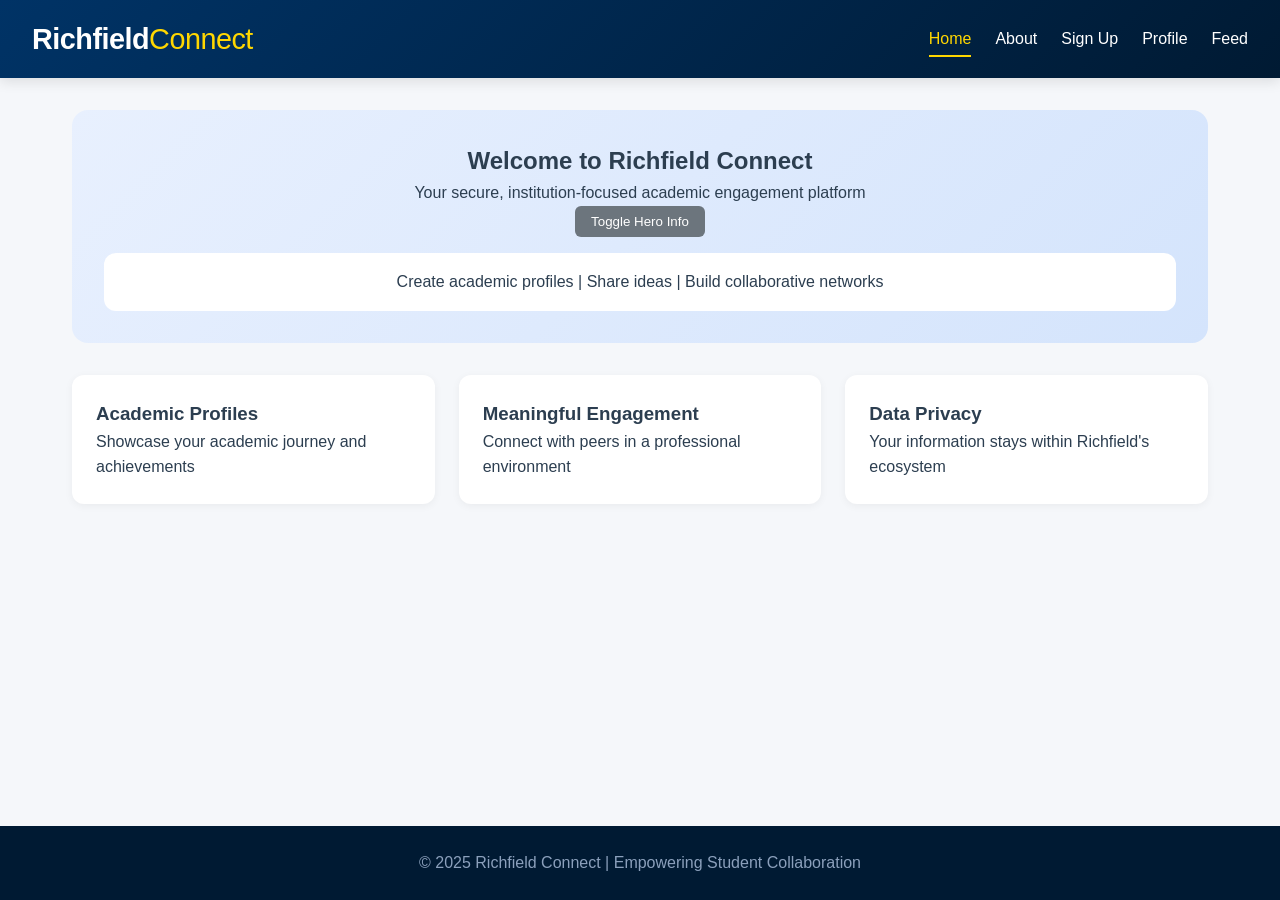
<file: index.html>
<!DOCTYPE html>
<html lang="en">
<head>
    <meta charset="UTF-8">
    <meta name="viewport" content="width=device-width, initial-scale=1.0, user-scalable=yes">
    <title>Richfield Connect | Home</title>
    <link rel="stylesheet" href="css/style.css">
    <script src="https://code.jquery.com/jquery-3.7.1.min.js" integrity="sha256-/JqT3SQfawRcv/BIHPThkBvs0OEvtFFmqPF/lYI/Cxo=" crossorigin="anonymous"></script>
</head>
<body>
    <header>
        <div class="logo-container">
            <h1>Richfield<span>Connect</span></h1>
        </div>
        <nav>
            <ul>
                <li><a href="index.html" class="active">Home</a></li>
                <li><a href="about.html">About</a></li>
                <li><a href="signup.html">Sign Up</a></li>
                <li><a href="profile.html">Profile</a></li>
                <li><a href="feed.html">Feed</a></li>
            </ul>
        </nav>
    </header>

    <main>
        <section class="hero slide-toggle-section">
            <h2>Welcome to Richfield Connect</h2>
            <p>Your secure, institution-focused academic engagement platform</p>
            <button id="toggleHeroBtn" class="btn-secondary">Toggle Hero Info</button>
            <div class="hero-details">
                <p>Create academic profiles | Share ideas | Build collaborative networks</p>
            </div>
        </section>

        <section class="features">
            <div class="feature-card">
                <h3>Academic Profiles</h3>
                <p>Showcase your academic journey and achievements</p>
            </div>
            <div class="feature-card">
                <h3>Meaningful Engagement</h3>
                <p>Connect with peers in a professional environment</p>
            </div>
            <div class="feature-card">
                <h3>Data Privacy</h3>
                <p>Your information stays within Richfield's ecosystem</p>
            </div>
        </section>
    </main>

    <footer>
        <p>&copy; 2025 Richfield Connect | Empowering Student Collaboration</p>
    </footer>

    <script src="js/main.js"></script>
</body>
</html>
</file>
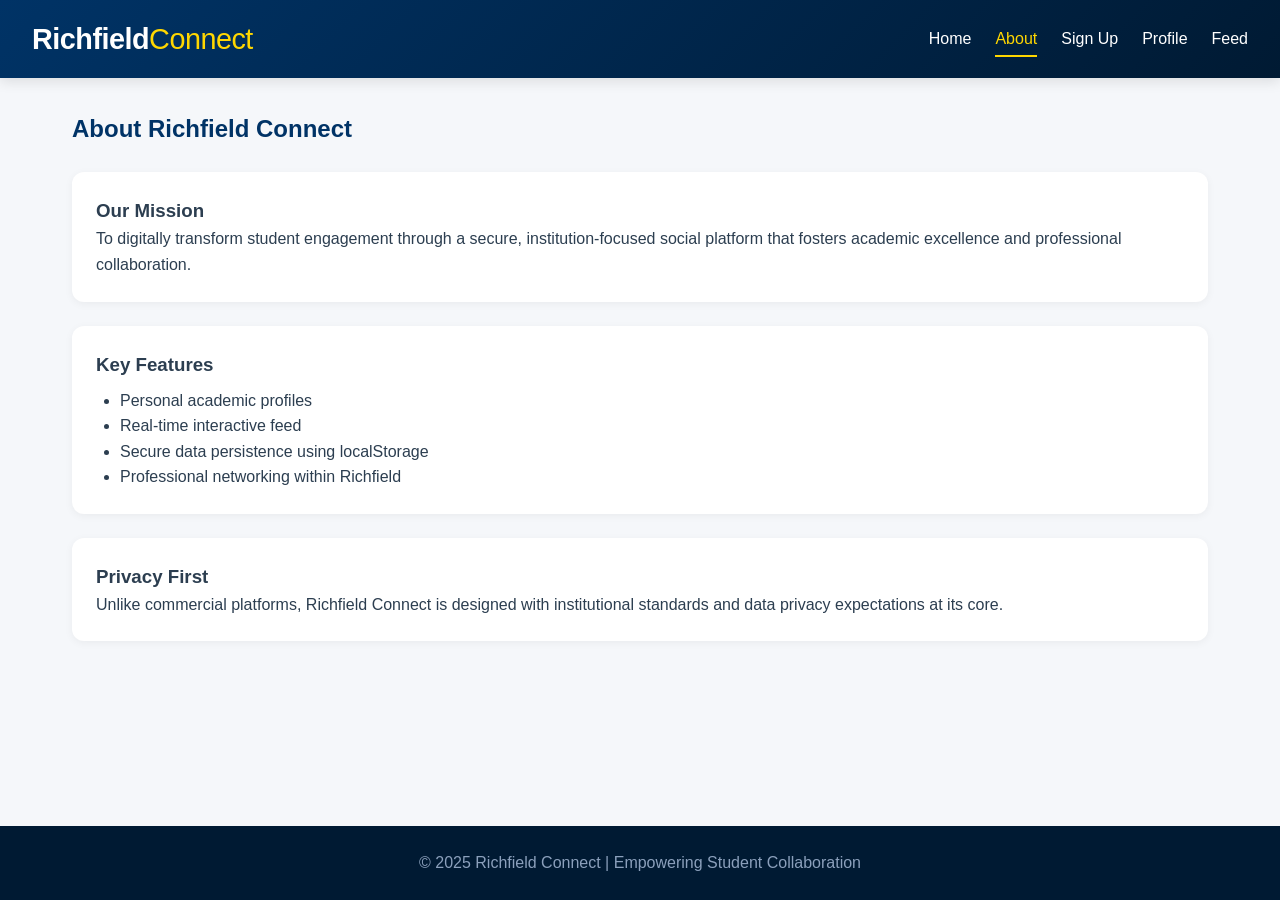
<file: about.html>
<!DOCTYPE html>
<html lang="en">
<head>
    <meta charset="UTF-8">
    <meta name="viewport" content="width=device-width, initial-scale=1.0">
    <title>Richfield Connect | About</title>
    <link rel="stylesheet" href="css/style.css">
    <script src="https://code.jquery.com/jquery-3.7.1.min.js"></script>
</head>
<body>
    <header>
        <div class="logo-container">
            <h1>Richfield<span>Connect</span></h1>
        </div>
        <nav>
            <ul>
                <li><a href="index.html">Home</a></li>
                <li><a href="about.html" class="active">About</a></li>
                <li><a href="signup.html">Sign Up</a></li>
                <li><a href="profile.html">Profile</a></li>
                <li><a href="feed.html">Feed</a></li>
            </ul>
        </nav>
    </header>

    <main>
        <section class="about-section">
            <h2>About Richfield Connect</h2>
            <div class="about-card">
                <h3>Our Mission</h3>
                <p>To digitally transform student engagement through a secure, institution-focused social platform that fosters academic excellence and professional collaboration.</p>
            </div>
            <div class="about-card">
                <h3>Key Features</h3>
                <ul>
                    <li>Personal academic profiles</li>
                    <li>Real-time interactive feed</li>
                    <li>Secure data persistence using localStorage</li>
                    <li>Professional networking within Richfield</li>
                </ul>
            </div>
            <div class="about-card">
                <h3>Privacy First</h3>
                <p>Unlike commercial platforms, Richfield Connect is designed with institutional standards and data privacy expectations at its core.</p>
            </div>
        </section>
    </main>

    <footer>
        <p>&copy; 2025 Richfield Connect | Empowering Student Collaboration</p>
    </footer>

    <script src="js/main.js"></script>
</body>
</html>
</file>
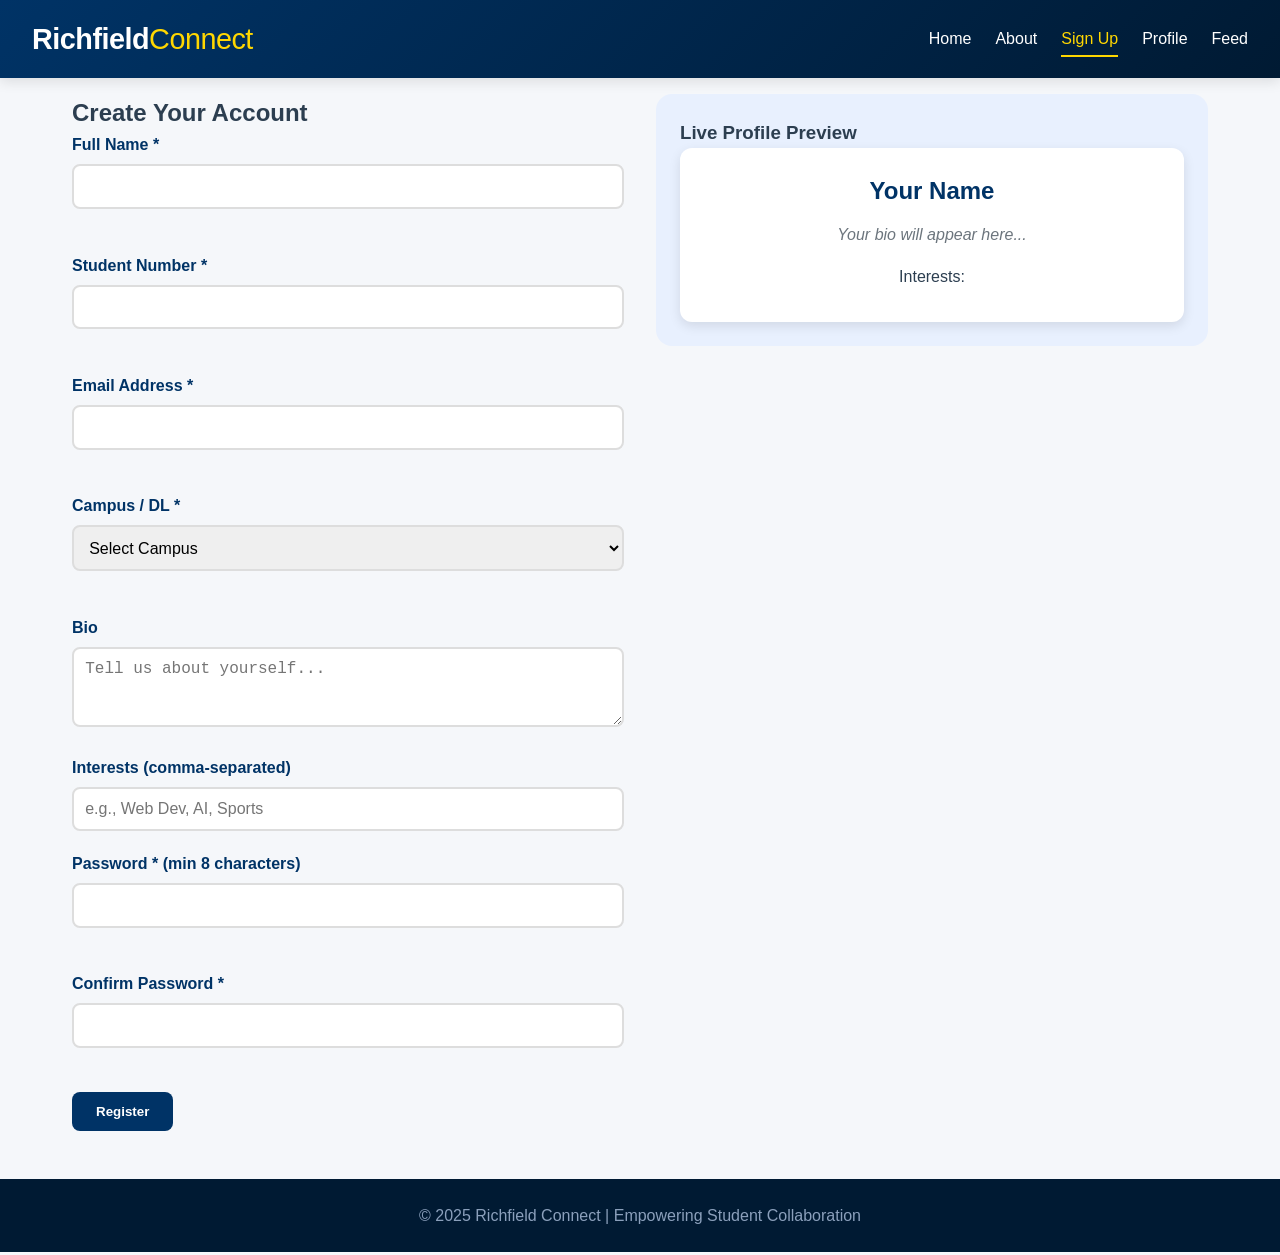
<file: feed.html>
<!DOCTYPE html>
<html lang="en">
<head>
    <meta charset="UTF-8">
    <meta name="viewport" content="width=device-width, initial-scale=1.0">
    <title>Richfield Connect | Feed</title>
    <link rel="stylesheet" href="css/style.css">
    <script src="https://code.jquery.com/jquery-3.7.1.min.js"></script>
</head>
<body>
    <header>
        <div class="logo-container">
            <h1>Richfield<span>Connect</span></h1>
        </div>
        <nav>
            <ul>
                <li><a href="index.html">Home</a></li>
                <li><a href="about.html">About</a></li>
                <li><a href="signup.html">Sign Up</a></li>
                <li><a href="profile.html">Profile</a></li>
                <li><a href="feed.html" class="active">Feed</a></li>
            </ul>
        </nav>
    </header>

    <main>
        <section class="feed-section">
            <h2>Community Feed</h2>
            
            <div class="create-post-card">
                <h3>Create a Post</h3>
                <textarea id="postContent" rows="3" placeholder="What's on your mind, student?"></textarea>
                <button id="postBtn" class="btn-primary">Post</button>
            </div>

            <div class="feed-container" id="feedContainer">
                <div class="feed-loading">Loading posts...</div>
            </div>
        </section>
    </main>

    <footer>
        <p>&copy; 2025 Richfield Connect | Empowering Student Collaboration</p>
    </footer>

    <script src="js/main.js"></script>
    <script src="js/feed.js"></script>
</body>
</html>
</file>
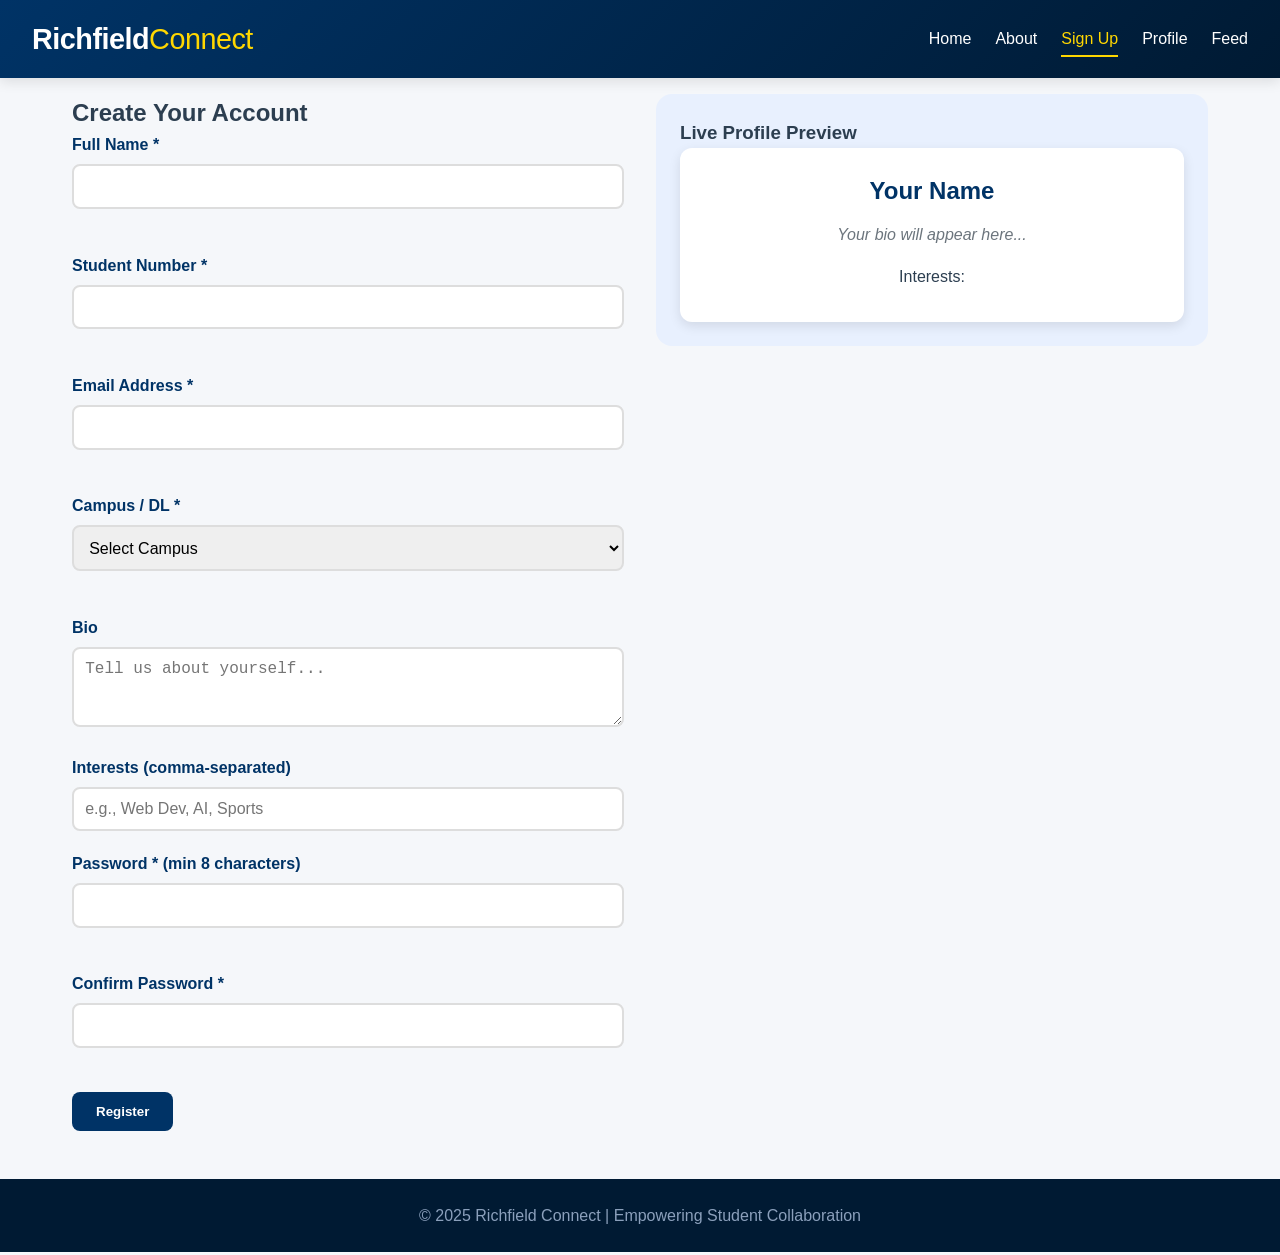
<file: profile.html>
<!DOCTYPE html>
<html lang="en">
<head>
    <meta charset="UTF-8">
    <meta name="viewport" content="width=device-width, initial-scale=1.0">
    <title>Richfield Connect | Profile</title>
    <link rel="stylesheet" href="css/style.css">
    <script src="https://code.jquery.com/jquery-3.7.1.min.js"></script>
</head>
<body>
    <header>
        <div class="logo-container">
            <h1>Richfield<span>Connect</span></h1>
        </div>
        <nav>
            <ul>
                <li><a href="index.html">Home</a></li>
                <li><a href="about.html">About</a></li>
                <li><a href="signup.html">Sign Up</a></li>
                <li><a href="profile.html" class="active">Profile</a></li>
                <li><a href="feed.html">Feed</a></li>
            </ul>
        </nav>
    </header>

    <main>
        <section class="profile-section">
            <h2>My Academic Profile</h2>
            <div class="profile-card" id="profileCard">
                <div class="profile-loading">Loading profile data...</div>
            </div>
            <button id="toggleDetailsBtn" class="btn-secondary">Toggle Profile Details</button>
            <div class="profile-details-extra">
                <p>Member of Richfield Connect academic community</p>
                <p>Connect with peers through the Feed page</p>
            </div>
        </section>
    </main>

    <footer>
        <p>&copy; 2025 Richfield Connect | Empowering Student Collaboration</p>
    </footer>

    <script src="js/main.js"></script>
</body>
</html>
</file>
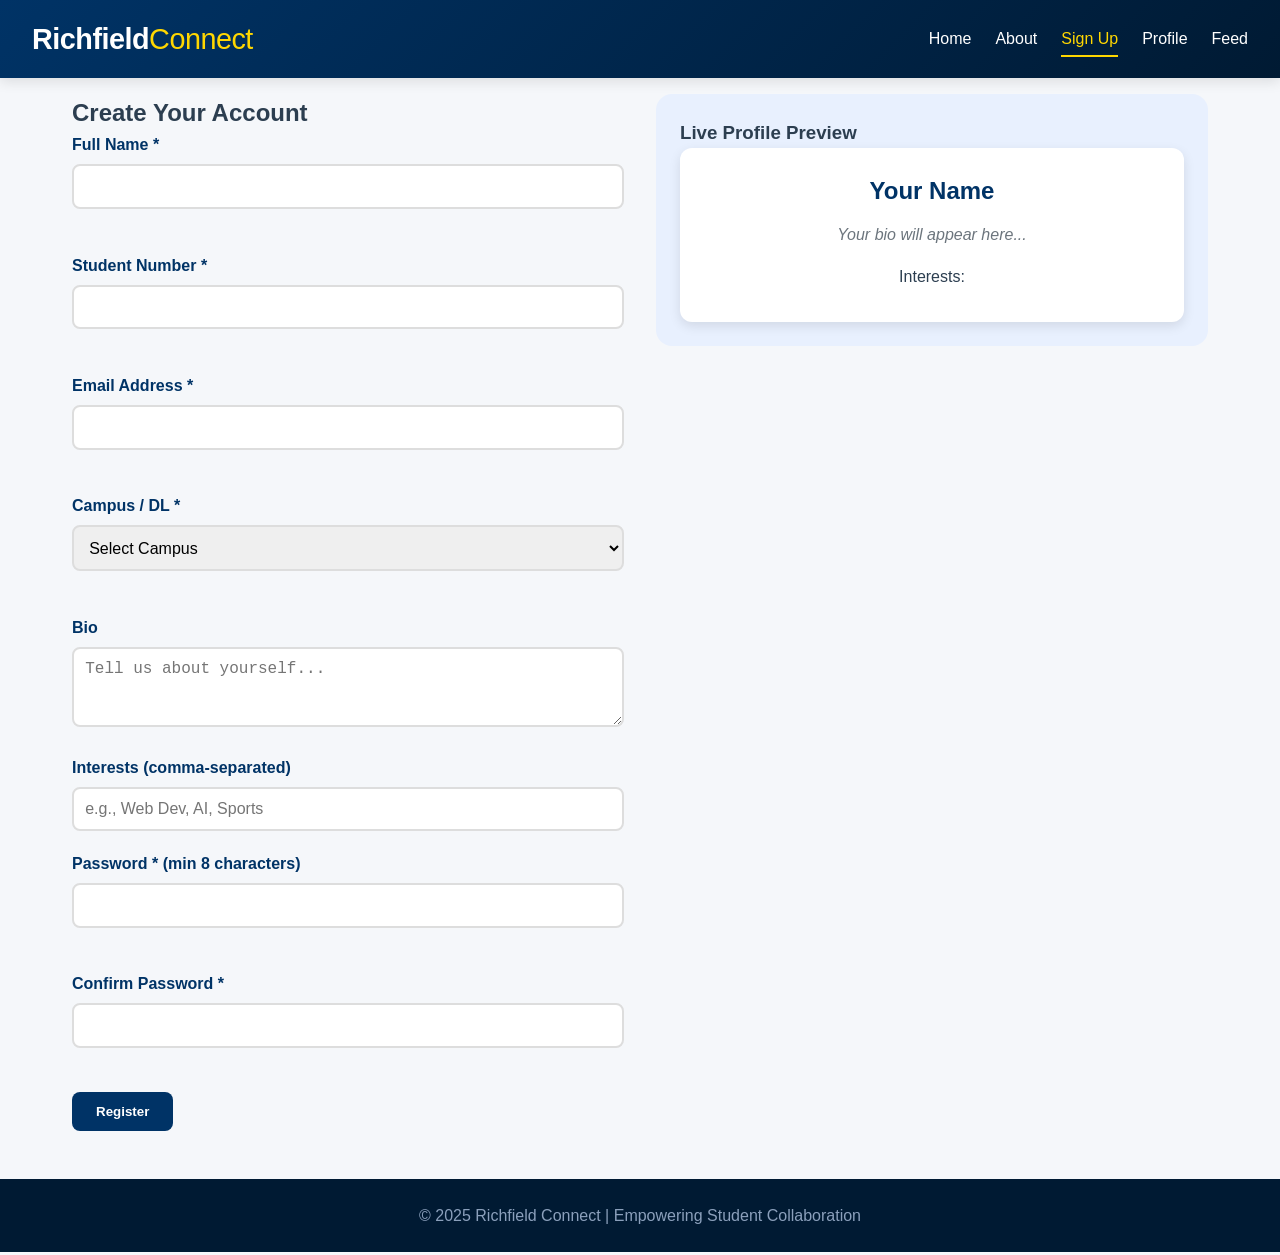
<file: signup.html>
<!DOCTYPE html>
<html lang="en">
<head>
    <meta charset="UTF-8">
    <meta name="viewport" content="width=device-width, initial-scale=1.0">
    <title>Richfield Connect | Sign Up</title>
    <link rel="stylesheet" href="css/style.css">
    <script src="https://code.jquery.com/jquery-3.7.1.min.js"></script>
</head>
<body>
    <header>
        <div class="logo-container">
            <h1>Richfield<span>Connect</span></h1>
        </div>
        <nav>
            <ul>
                <li><a href="index.html">Home</a></li>
                <li><a href="about.html">About</a></li>
                <li><a href="signup.html" class="active">Sign Up</a></li>
                <li><a href="profile.html">Profile</a></li>
                <li><a href="feed.html">Feed</a></li>
            </ul>
        </nav>
    </header>

    <main class="signup-main">
        <div class="signup-container">
            <div class="signup-form-wrapper">
                <h2>Create Your Account</h2>
                <form id="registrationForm">
                    <div class="form-group">
                        <label for="fullName">Full Name *</label>
                        <input type="text" id="fullName" name="fullName" required>
                        <div class="error-message" id="fullNameError"></div>
                    </div>

                    <div class="form-group">
                        <label for="studentNumber">Student Number *</label>
                        <input type="text" id="studentNumber" name="studentNumber" required>
                        <div class="error-message" id="studentNumberError"></div>
                    </div>

                    <div class="form-group">
                        <label for="email">Email Address *</label>
                        <input type="email" id="email" name="email" required>
                        <div class="error-message" id="emailError"></div>
                    </div>

                    <div class="form-group">
                        <label for="campus">Campus / DL *</label>
                        <select id="campus" name="campus" required>
                            <option value="">Select Campus</option>
                            <option value="Durban">Durban</option>
                            <option value="Johannesburg">Johannesburg</option>
                            <option value="Pretoria">Pretoria</option>
                            <option value="Cape Town">Cape Town</option>
                            <option value="Distance Learning">Distance Learning</option>
                        </select>
                        <div class="error-message" id="campusError"></div>
                    </div>

                    <div class="form-group">
                        <label for="bio">Bio</label>
                        <textarea id="bio" name="bio" rows="3" placeholder="Tell us about yourself..."></textarea>
                    </div>

                    <div class="form-group">
                        <label for="interests">Interests (comma-separated)</label>
                        <input type="text" id="interests" name="interests" placeholder="e.g., Web Dev, AI, Sports">
                    </div>

                    <div class="form-group">
                        <label for="password">Password * (min 8 characters)</label>
                        <input type="password" id="password" name="password" required>
                        <div class="error-message" id="passwordError"></div>
                    </div>

                    <div class="form-group">
                        <label for="confirmPassword">Confirm Password *</label>
                        <input type="password" id="confirmPassword" name="confirmPassword" required>
                        <div class="error-message" id="confirmPasswordError"></div>
                    </div>

                    <button type="submit" class="btn-primary">Register</button>
                </form>
            </div>

            <div class="live-preview-wrapper">
                <h3>Live Profile Preview</h3>
                <div class="profile-preview-card">
                    <div class="preview-name" id="previewName">Your Name</div>
                    <div class="preview-bio" id="previewBio">Your bio will appear here...</div>
                    <div class="preview-interests">
                        <span class="preview-label">Interests:</span>
                        <div class="interest-tags" id="previewInterests"></div>
                    </div>
                </div>
            </div>
        </div>
    </main>

    <footer>
        <p>&copy; 2025 Richfield Connect | Empowering Student Collaboration</p>
    </footer>

    <script src="js/main.js"></script>
</body>
</html>
</file>
<file: css/style.css>
* {
    margin: 0;
    padding: 0;
    box-sizing: border-box;
}

body {
    font-family: 'Segoe UI', Tahoma, Geneva, Verdana, sans-serif;
    background-color: #F5F7FA;
    color: #2C3E50;
    line-height: 1.6;
    display: flex;
    flex-direction: column;
    min-height: 100vh;
}

/* Header & Navigation */
header {
    background: linear-gradient(135deg, #003366 0%, #001a33 100%);
    color: white;
    padding: 1rem 2rem;
    display: flex;
    justify-content: space-between;
    align-items: center;
    flex-wrap: wrap;
    box-shadow: 0 4px 12px rgba(0,0,0,0.1);
}

.logo-container h1 {
    font-size: 1.8rem;
    letter-spacing: -0.5px;
}

.logo-container span {
    color: #FFD700;
    font-weight: 300;
}

nav ul {
    display: flex;
    list-style: none;
    gap: 1.5rem;
    flex-wrap: wrap;
}

nav a {
    color: white;
    text-decoration: none;
    font-weight: 500;
    padding: 0.5rem 0;
    transition: all 0.3s ease;
    border-bottom: 2px solid transparent;
}

nav a:hover, nav a.active {
    border-bottom-color: #FFD700;
    color: #FFD700;
}

/* Main Content */
main {
    flex: 1;
    max-width: 1200px;
    margin: 2rem auto;
    padding: 0 2rem;
    width: 100%;
}

/* Buttons */
.btn-primary {
    background-color: #003366;
    color: white;
    border: none;
    padding: 0.75rem 1.5rem;
    border-radius: 8px;
    cursor: pointer;
    font-weight: 600;
    transition: all 0.3s ease;
}

.btn-primary:hover {
    background-color: #001a33;
    transform: translateY(-2px);
    box-shadow: 0 4px 12px rgba(0,51,102,0.3);
}

.btn-secondary {
    background-color: #6c757d;
    color: white;
    border: none;
    padding: 0.5rem 1rem;
    border-radius: 6px;
    cursor: pointer;
    transition: all 0.2s ease;
}

.btn-secondary:hover {
    background-color: #5a6268;
}

/* Hero Section */
.hero {
    background: linear-gradient(135deg, #e8f0fe 0%, #d4e4fc 100%);
    padding: 2rem;
    border-radius: 16px;
    margin-bottom: 2rem;
    text-align: center;
}

.hero-details {
    margin-top: 1rem;
    padding: 1rem;
    background: white;
    border-radius: 12px;
    display: block;
}

/* Feature Cards */
.features {
    display: grid;
    grid-template-columns: repeat(auto-fit, minmax(250px, 1fr));
    gap: 1.5rem;
}

.feature-card {
    background: white;
    padding: 1.5rem;
    border-radius: 12px;
    box-shadow: 0 2px 8px rgba(0,0,0,0.05);
    transition: transform 0.3s ease;
}

.feature-card:hover {
    transform: translateY(-5px);
    box-shadow: 0 6px 16px rgba(0,0,0,0.1);
}

/* About Page */
.about-section h2 {
    margin-bottom: 1.5rem;
    color: #003366;
}

.about-card {
    background: white;
    padding: 1.5rem;
    border-radius: 12px;
    margin-bottom: 1.5rem;
    box-shadow: 0 2px 8px rgba(0,0,0,0.05);
}

.about-card ul {
    margin-left: 1.5rem;
    margin-top: 0.5rem;
}

/* Sign Up Page - Two Column Layout */
.signup-main {
    margin: 1rem auto;
}

.signup-container {
    display: grid;
    grid-template-columns: 1fr 1fr;
    gap: 2rem;
}

.form-group {
    margin-bottom: 1.25rem;
}

.form-group label {
    display: block;
    margin-bottom: 0.4rem;
    font-weight: 600;
    color: #003366;
}

.form-group input, .form-group select, .form-group textarea {
    width: 100%;
    padding: 0.7rem;
    border: 2px solid #ddd;
    border-radius: 8px;
    font-size: 1rem;
    transition: all 0.2s;
}

.form-group input:focus, .form-group select:focus, .form-group textarea:focus {
    outline: none;
    border-color: #003366;
    box-shadow: 0 0 0 3px rgba(0,51,102,0.1);
}

.error-message {
    color: #dc3545;
    font-size: 0.8rem;
    margin-top: 0.3rem;
    min-height: 1.2rem;
}

input.error, select.error, textarea.error {
    border-color: #dc3545;
    background-color: #fff8f8;
}

/* Live Preview Card */
.live-preview-wrapper {
    background: #e8f0fe;
    border-radius: 16px;
    padding: 1.5rem;
    height: fit-content;
    position: sticky;
    top: 2rem;
}

.profile-preview-card {
    background: white;
    border-radius: 12px;
    padding: 1.5rem;
    text-align: center;
    box-shadow: 0 4px 12px rgba(0,0,0,0.1);
}

.preview-name {
    font-size: 1.5rem;
    font-weight: bold;
    color: #003366;
    margin-bottom: 0.75rem;
}

.preview-bio {
    color: #6c757d;
    margin-bottom: 1rem;
    font-style: italic;
}

.interest-tags {
    display: flex;
    flex-wrap: wrap;
    gap: 0.5rem;
    margin-top: 0.5rem;
}

.interest-tags span {
    background: #003366;
    color: white;
    padding: 0.25rem 0.75rem;
    border-radius: 20px;
    font-size: 0.8rem;
}

/* Profile Page */
.profile-card {
    background: white;
    border-radius: 16px;
    padding: 2rem;
    margin-bottom: 1.5rem;
    box-shadow: 0 4px 16px rgba(0,0,0,0.08);
}

.profile-field {
    margin-bottom: 1rem;
    padding-bottom: 0.5rem;
    border-bottom: 1px solid #eee;
}

.profile-label {
    font-weight: bold;
    color: #003366;
    min-width: 140px;
    display: inline-block;
}

.profile-interests-tags {
    display: flex;
    flex-wrap: wrap;
    gap: 0.5rem;
    margin-top: 0.5rem;
}

.tag {
    background: #003366;
    color: white;
    padding: 0.25rem 0.75rem;
    border-radius: 20px;
    font-size: 0.8rem;
}

.profile-details-extra {
    background: #e8f0fe;
    padding: 1rem;
    border-radius: 12px;
    margin-top: 1rem;
    display: block;
}

/* Feed Page */
.create-post-card {
    background: white;
    border-radius: 16px;
    padding: 1.5rem;
    margin-bottom: 2rem;
    box-shadow: 0 2px 8px rgba(0,0,0,0.05);
}

.create-post-card textarea {
    width: 100%;
    padding: 0.75rem;
    border: 2px solid #ddd;
    border-radius: 8px;
    margin: 1rem 0;
    font-family: inherit;
    resize: vertical;
}

.feed-container {
    display: flex;
    flex-direction: column;
    gap: 1.25rem;
}

.post-card {
    background: white;
    border-radius: 12px;
    padding: 1.25rem;
    box-shadow: 0 2px 8px rgba(0,0,0,0.05);
    transition: all 0.2s;
    animation: fadeIn 0.4s ease;
}

@keyframes fadeIn {
    from { opacity: 0; transform: translateY(10px); }
    to { opacity: 1; transform: translateY(0); }
}

.post-header {
    display: flex;
    justify-content: space-between;
    margin-bottom: 0.75rem;
    font-size: 0.85rem;
    color: #6c757d;
    border-bottom: 1px solid #eee;
    padding-bottom: 0.5rem;
}

.post-username {
    font-weight: bold;
    color: #003366;
}

.post-date {
    font-size: 0.75rem;
}

.post-content {
    margin: 0.75rem 0;
    font-size: 1rem;
    line-height: 1.5;
}

.post-actions {
    display: flex;
    gap: 1.5rem;
    align-items: center;
    margin-top: 0.75rem;
}

.like-btn {
    background: none;
    border: 1px solid #ddd;
    padding: 0.3rem 0.8rem;
    border-radius: 20px;
    cursor: pointer;
    transition: all 0.2s;
    color: #6c757d;
}

.like-btn.liked {
    background-color: #003366;
    border-color: #003366;
    color: white;
}

.like-count {
    font-size: 0.85rem;
    font-weight: 500;
}

.delete-btn {
    background: none;
    border: none;
    color: #dc3545;
    cursor: pointer;
    font-size: 0.85rem;
    padding: 0.3rem 0.8rem;
    border-radius: 20px;
    transition: all 0.2s;
}

.delete-btn:hover {
    background-color: #dc3545;
    color: white;
}

/* Footer */
footer {
    background-color: #001a33;
    color: #8ba0bc;
    text-align: center;
    padding: 1.5rem;
    margin-top: 2rem;
}

/* Responsive Design */
@media (max-width: 768px) {
    header {
        flex-direction: column;
        gap: 1rem;
        text-align: center;
    }
    
    nav ul {
        justify-content: center;
    }
    
    .signup-container {
        grid-template-columns: 1fr;
    }
    
    .live-preview-wrapper {
        position: static;
        margin-top: 1rem;
    }
    
    main {
        padding: 0 1rem;
    }
    
    .features {
        grid-template-columns: 1fr;
    }
}

@media (max-width: 480px) {
    .profile-field {
        display: flex;
        flex-direction: column;
    }
    
    .post-header {
        flex-direction: column;
        gap: 0.3rem;
    }
}
</file>
